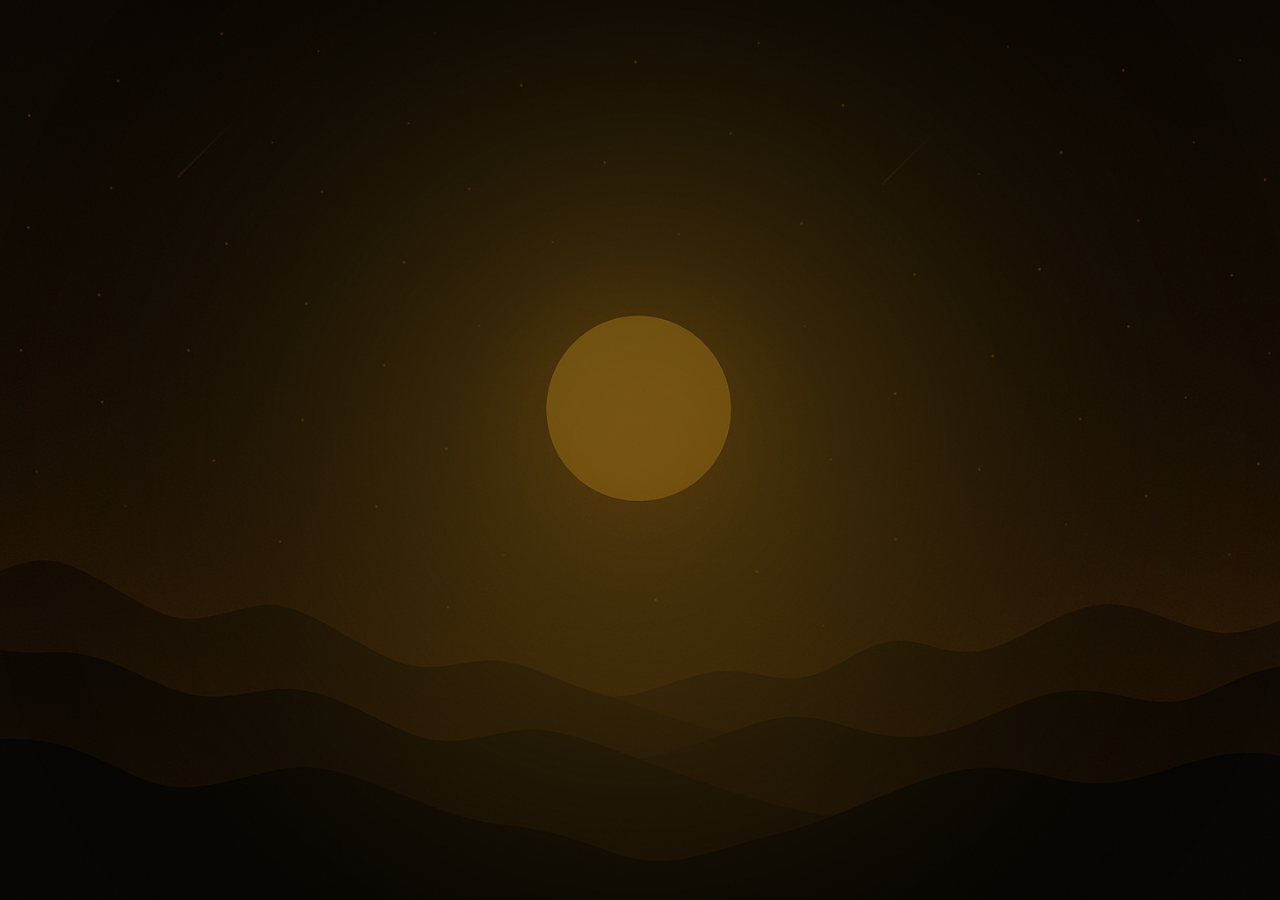
<file: index.html>
<!DOCTYPE html>
<html lang="pt-br">
<head>
  <meta charset="UTF-8">
  <meta name="viewport" content="width=device-width, initial-scale=1.0">
  <title>Login</title>
  <link rel="stylesheet" href="style.css">
</head>
<body>
  <div class="login-container">
    <img src="img/image.png" alt="Logo" class="login-logo">
    <h2>LOGIN</h2>

    <form id="loginForm" novalidate autocomplete="off">
      <div class="input-group">
        <label for="username">Usuário</label>
        <input type="text" id="username" placeholder="Digite seu usuário" autocomplete="off">
      </div>

      <div class="input-group">
        <label for="password">Senha</label>
        <input type="password" id="password" placeholder="Digite sua senha" autocomplete="new-password">
      </div>

      <button type="submit">Entrar</button>

      <p class="cadastro-text">
        Não tem uma conta? <a href="cadastro.html">Cadastre-se</a>
      </p>

      <p id="error" class="error"></p>
    </form>
  </div>

  <script src="script.js"></script>
</body>
</html>
</file>
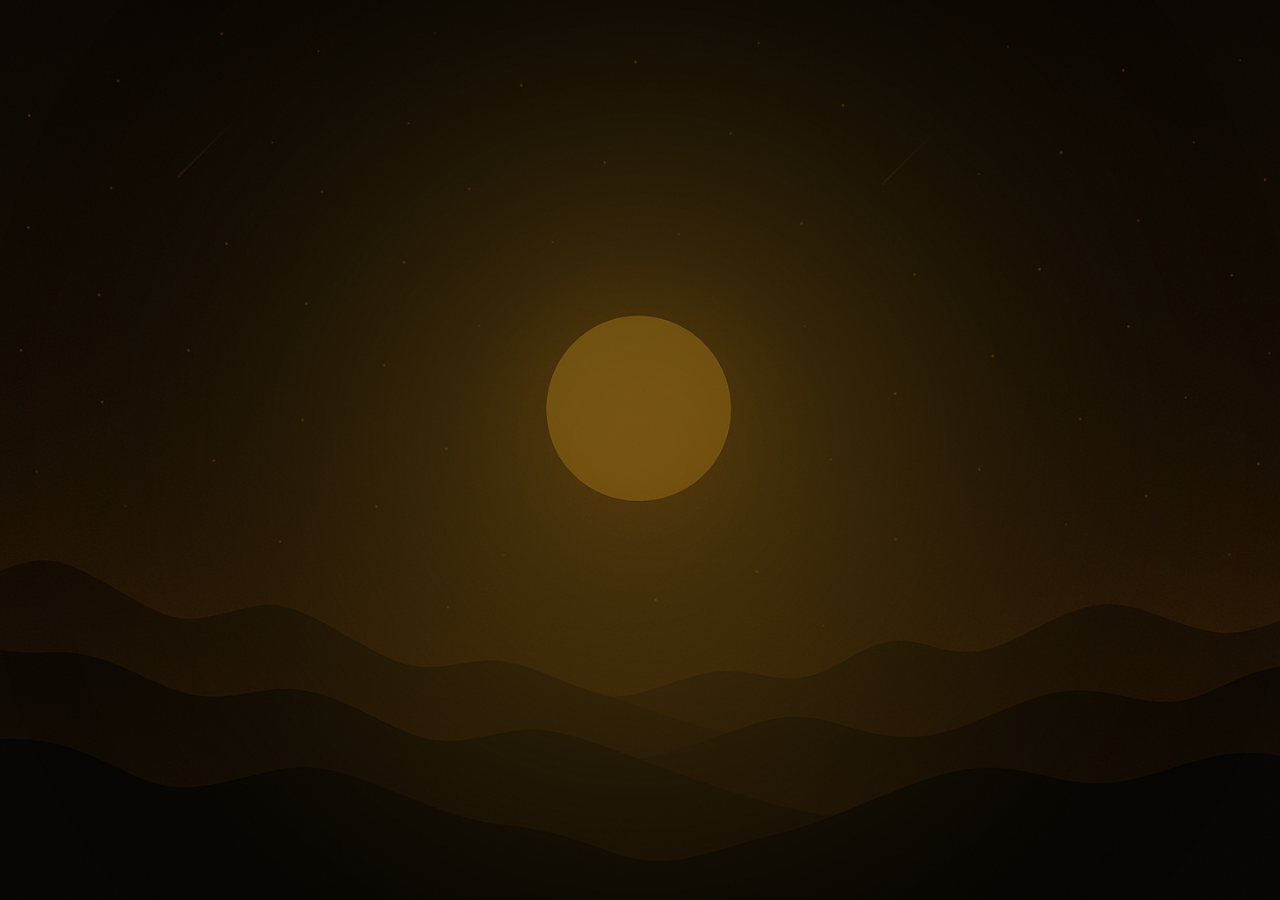
<file: cadastro.html>
<!DOCTYPE html>
<html lang="pt-br">
<head>
  <meta charset="UTF-8">
  <meta name="viewport" content="width=device-width, initial-scale=1.0">
  <title>Cadastro</title>
  <link rel="stylesheet" href="style.css">
</head>
<body>
  <div class="login-container">
    <img src="img/image.png" alt="Logo" class="login-logo">
    <h2>CADASTRO</h2>

    <form id="cadastroForm" novalidate autocomplete="off">
      <div class="input-group">
        <label for="username">Usuário</label>
        <input type="text" id="username" placeholder="Digite seu usuário" autocomplete="off">
      </div>

      <div class="input-group">
        <label for="password">Senha</label>
        <input type="password" id="password" placeholder="Digite sua senha" autocomplete="new-password">
      </div>

      <div class="input-group">
        <label for="confirmPassword">Confirmar Senha</label>
        <input type="password" id="confirmPassword" placeholder="Repita sua senha" autocomplete="new-password">
      </div>

      <button type="submit">Cadastrar</button>

      <p class="cadastro-text">
        Já tem uma conta? <a href="index.html">Faça login</a>
      </p>

      <p id="error" class="error"></p>
    </form>
  </div>

  <script src="cadastro.js"></script>
</body>
</html>
</file>
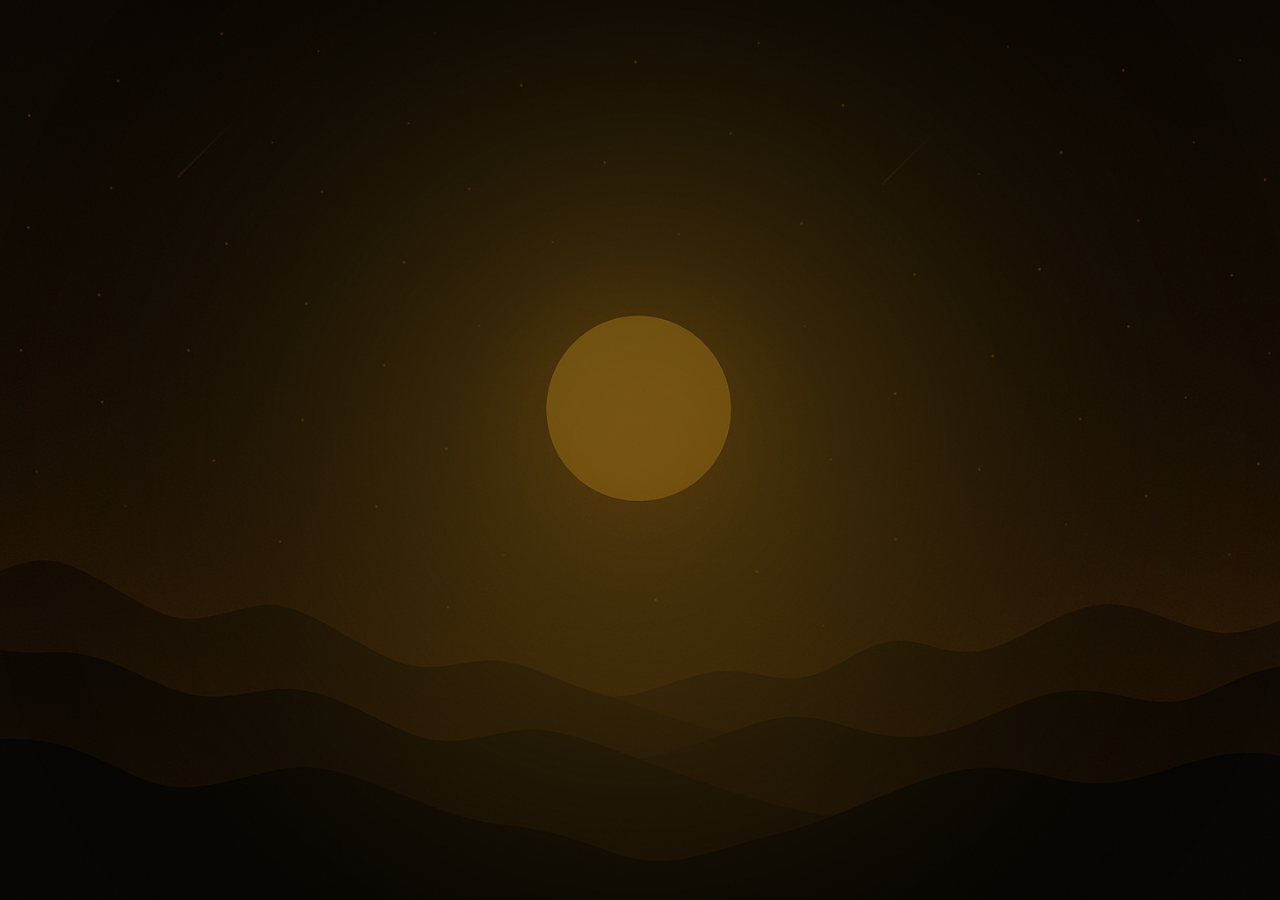
<file: cozinheiro.html>
<!DOCTYPE html>
<html lang="pt-br">
<head>
  <meta charset="UTF-8">
  <meta name="viewport" content="width=device-width, initial-scale=1.0">
  <title>Tela do Cozinheiro</title>
  <link rel="stylesheet" href="style.css">
</head>
<body>
  <div class="login-box">
    <h1>Bem-vindo, Cozinheiro 👨‍🍳</h1>
    <p>Você está na tela do cozinheiro.</p>
    <a href="index.html" onclick="localStorage.removeItem('logado')">
      <button>Sair</button>
    </a>
  </div>

  <script>
    // Impede acesso sem login
    if (localStorage.getItem("logado") !== "cozinheiro") {
      window.location.href = "index.html";
    }
  </script>
</body>
</html>
</file>
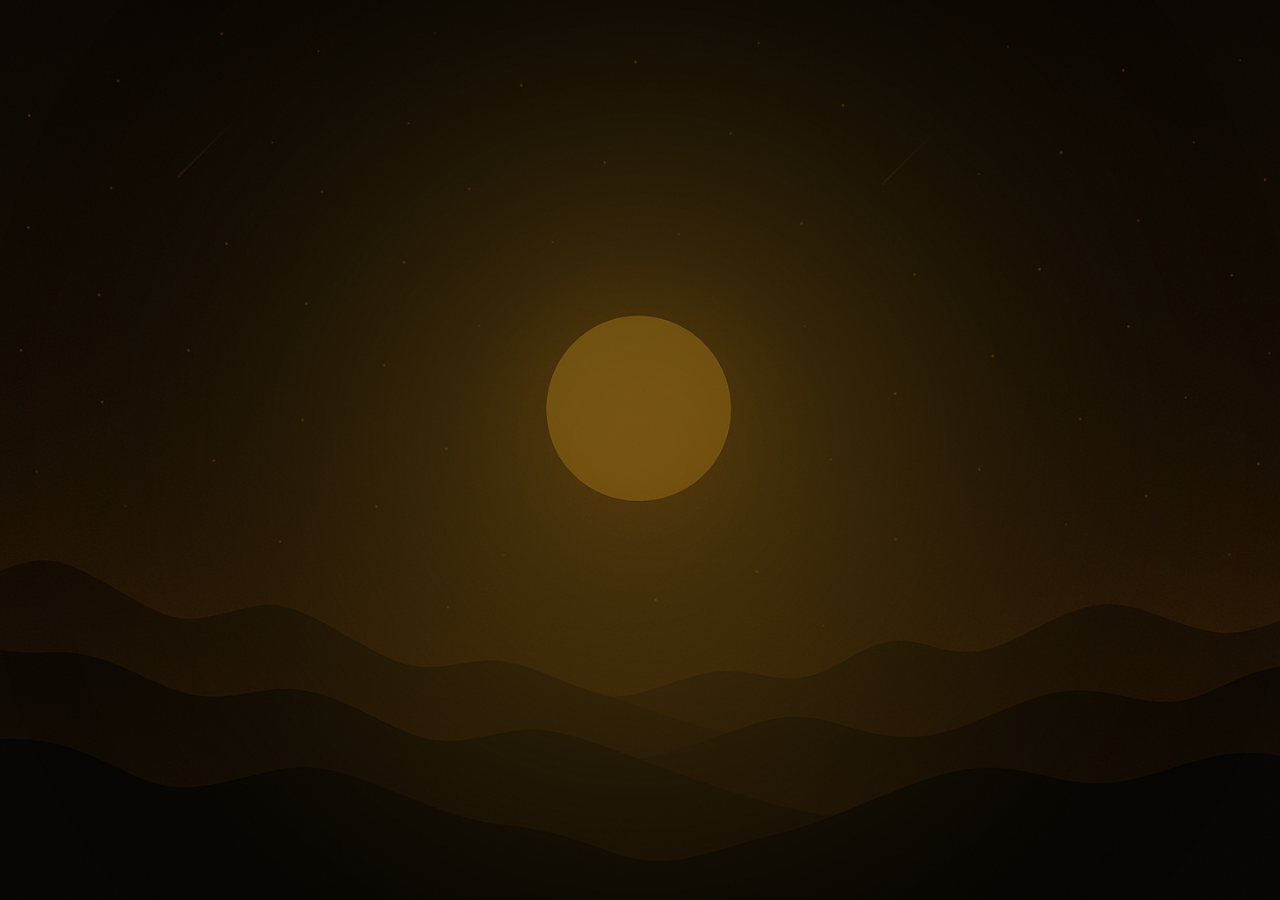
<file: usuario.html>
<!DOCTYPE html>
<html lang="pt-br">
<head>
  <meta charset="UTF-8">
  <meta name="viewport" content="width=device-width, initial-scale=1.0">
  <title>Tela do Usuário</title>
  <link rel="stylesheet" href="style.css">
</head>
<body>
  <div class="login-box">
    <h1>Bem-vindo, Usuário 👤</h1>
    <p>Você está na tela do usuário.</p>
    <a href="index.html" onclick="localStorage.removeItem('logado')">
      <button>Sair</button>
    </a>
  </div>

  <script>
    // Impede acesso sem login
    if (localStorage.getItem("logado") !== "usuario") {
      window.location.href = "index.html";
    }
  </script>
</body>
</html>
</file>
<file: style.css>
* {
    margin: 0;
    padding: 0;
    box-sizing: border-box;
    font-family: "Poppins", sans-serif;
}

body {
    height: 100vh;
    display: flex;
    justify-content: center;
    align-items: center;
    background: url('img/image (1).png') no-repeat center center/cover;
    position: relative;
}

body::after {
    content: "";
    position: absolute;
    inset: 0;
    background: rgba(0, 0, 0, 0.5);
    z-index: -1;
}

body::before {
    content: "";
    position: absolute;
    width: 800px;
    height: 800px;
    top: 50%;
    left: 50%;
    transform: translate(-50%, -50%);
    background: radial-gradient(circle, rgba(218, 165, 32, 0.3) 0%, rgba(0,0,0,0.6) 100%);
    z-index: 0;
    border-radius: 50%;
    filter: blur(120px);
}

.login-container {
    background: rgba(12, 12, 12, 0.7);
    backdrop-filter: blur(12px);
    border: 1px solid rgba(218, 165, 32, 0.2);
    padding: 45px 55px;
    border-radius: 20px;
    width: 450px;
    max-width: 90%;
    text-align: center;
    position: relative;
    z-index: 1;
    box-shadow: 0 0 30px 15px rgba(218, 165, 32, 0.4);
    opacity: 0;
    transform: translateY(30px);
    animation: fadeInUp 0.6s ease forwards;

    /* Transição suave para sombra e movimento */
    transition: box-shadow 0.6s ease, transform 0.6s ease;
}

.login-container:hover {
    box-shadow: 0 0 70px 30px rgba(218, 165, 32, 0.9);
    transform: translateY(-5px);
}

@keyframes fadeInUp {
    to { opacity: 1; transform: translateY(0); }
}

.login-logo {
    max-width: 220px;
    height: auto;
    margin: 0 auto 25px auto;
    border-radius: 50%;
    display: block;
}

.login-container h2 {
    color: #daa520;
    margin-bottom: 28px;
    font-size: 28px;
    letter-spacing: 2px;
    text-shadow: 1px 1px 2px #000;
}

.input-group {
    margin-bottom: 18px;
    text-align: left;
}

.input-group label {
    display: block;
    margin-bottom: 7px;
    color: #daa520;
    font-weight: bold;
    text-shadow: 1px 1px 2px #000;
}

.input-group input {
    width: 100%;
    padding: 16px;
    border: 1px solid #daa520;
    border-radius: 12px;
    background: #1c1c1c;
    color: #fff;
    font-size: 17px;
    transition: 0.3s;
}

.input-group input:focus {
    border-color: #ffd700;
    box-shadow: 0 0 10px #ffd700;
    color: #bfa76a;
    outline: none;
}

button {
    width: 100%;
    padding: 20px;
    background: linear-gradient(135deg, #daa520, #ffd700);
    border: none;
    border-radius: 12px;
    font-size: 19px;
    font-weight: bold;
    color: #000;
    cursor: pointer;
    transition: background 0.4s ease, transform 0.2s ease;
    box-shadow: 0 4px 15px rgba(218, 165, 32, 0.5);
    margin-top: 20px;
}

button:hover {
    background: linear-gradient(135deg, #ffd700, #daa520);
    transform: translateY(-2px);
    box-shadow: 0 0 20px #ffd700;
}

button:active { transform: scale(0.98); }

.cadastro-text {
    text-align: center;
    margin-top: 25px;
    color: #fff;
    font-size: 16px;
    text-shadow: 1px 1px 2px #000;
}

.cadastro-text a {
    color: #daa520;
    text-decoration: none;
    font-weight: bold;
    transition: 0.3s;
}

.cadastro-text a:hover {
    color: #ffd700;
    text-decoration: underline;
}

.error {
    min-height: 20px;
    margin-top: 25px;
    color: #ff4c4c;
    font-weight: bold;
    text-align: center;
    visibility: hidden;
    opacity: 0;
    transition: opacity 0.3s ease-in-out;
}

.error.show {
    visibility: visible;
    opacity: 1;
}

@media (max-width: 600px) {
    .login-container {
        width: 95%;
        padding: 35px 30px;
    }

    .login-logo { max-width: 180px; margin-bottom: 20px; }

    .login-container h2 { font-size: 24px; margin-bottom: 20px; }

    .input-group input { font-size: 16px; padding: 14px; }

    button { padding: 18px; font-size: 17px; }
}
</file>
